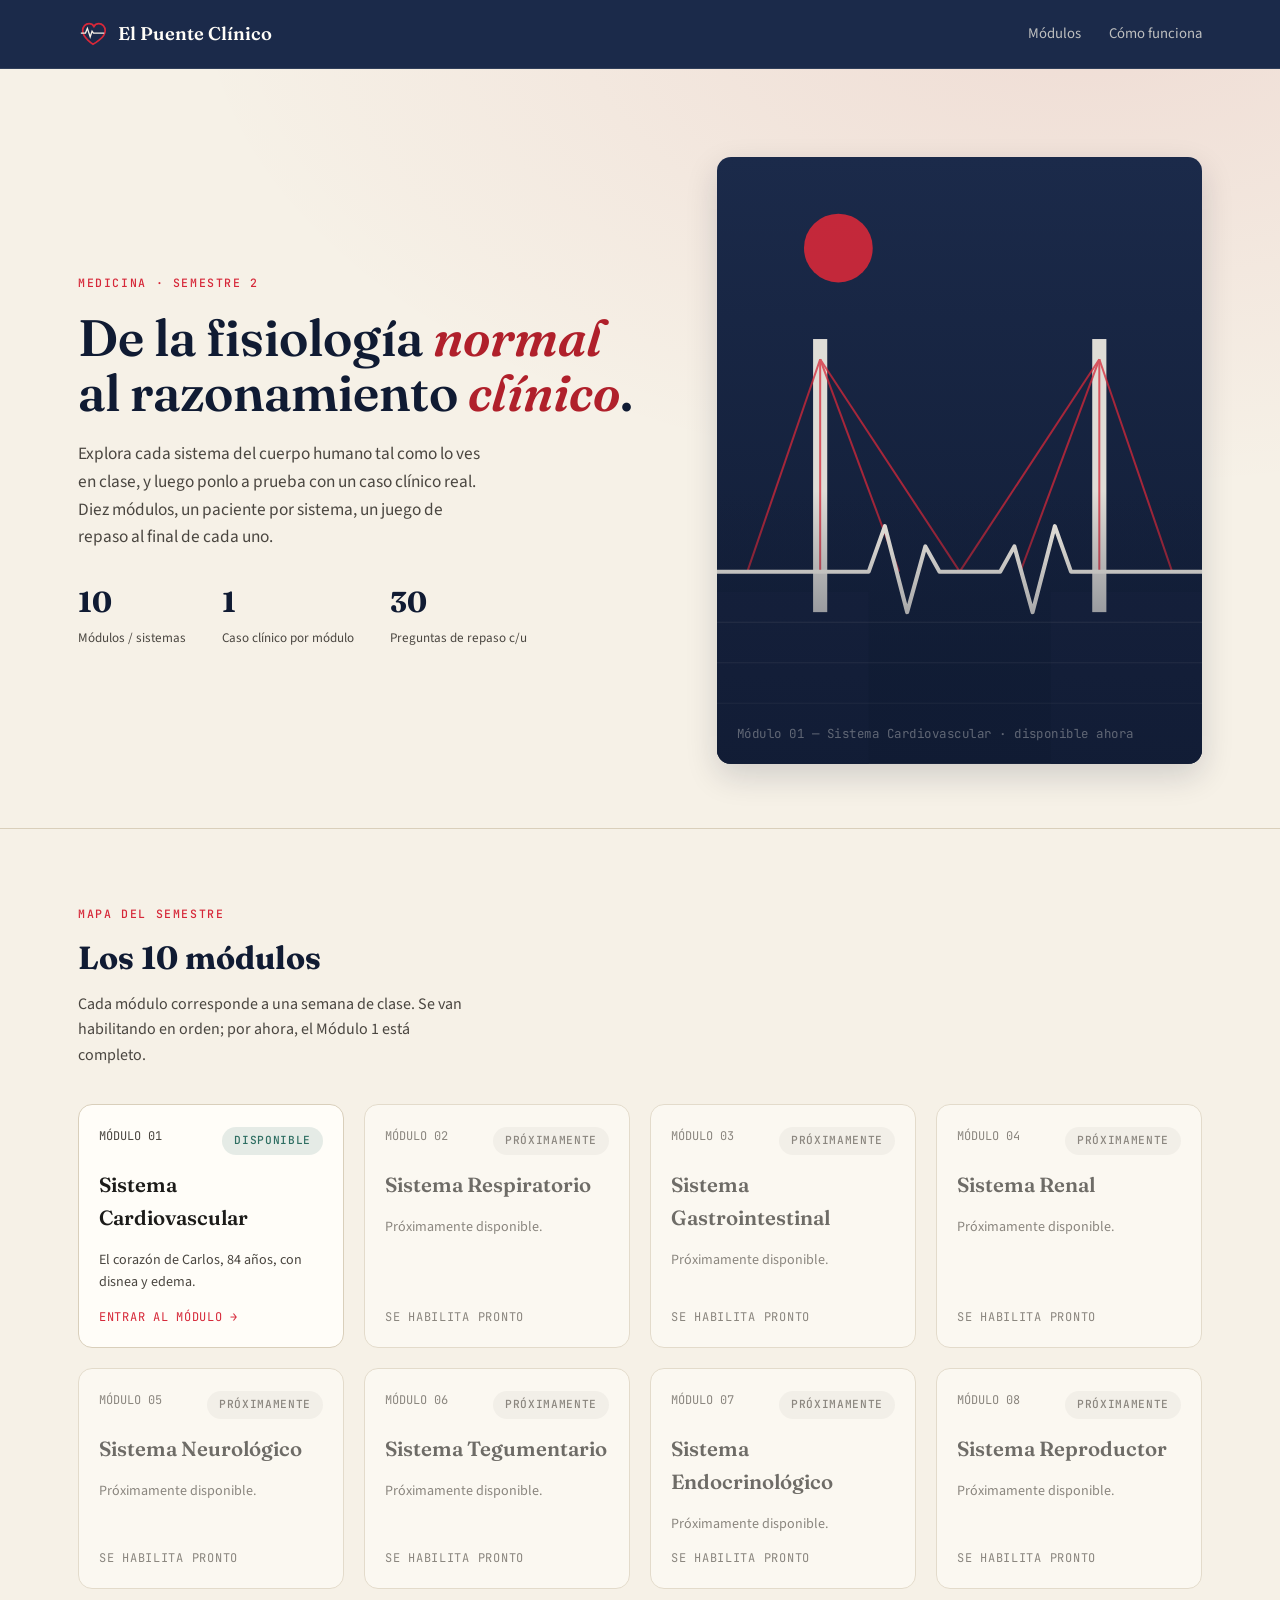
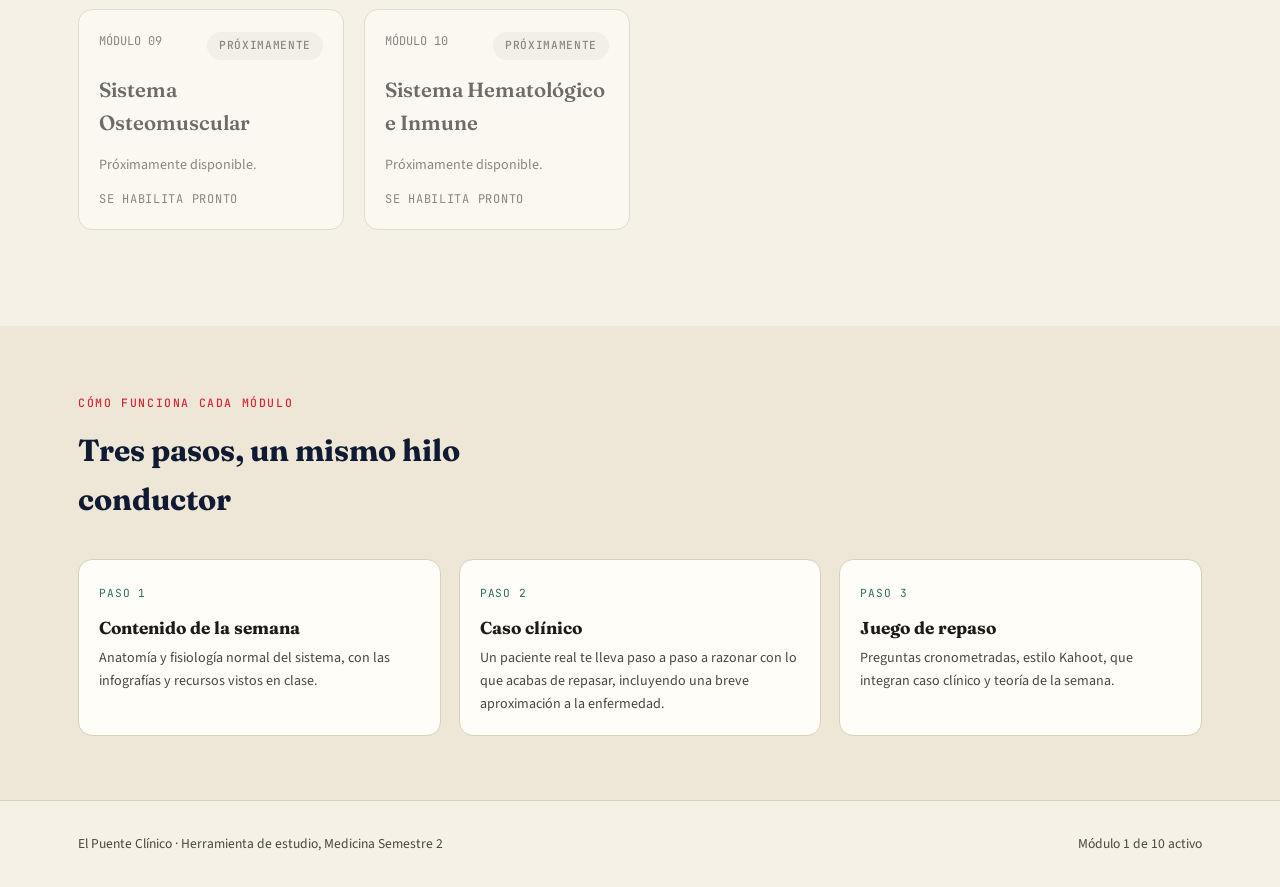
<file: index.html>
<!DOCTYPE html>
<html lang="es">
<head>
<meta charset="UTF-8">
<meta name="viewport" content="width=device-width, initial-scale=1.0">
<title>El Puente Clínico — Medicina Semestre 2</title>
<meta name="description" content="Herramienta interactiva para conectar los sistemas del cuerpo humano con casos clínicos reales.">
<link rel="stylesheet" href="assets/css/styles.css">
</head>
<body>

<header class="site-header">
  <div class="container">
    <a href="index.html" class="brand">
      <svg class="brand-mark" viewBox="0 0 32 32" fill="none">
        <path d="M16 27s-11-6.8-11-14.6C5 8 8 5 11.8 5c2.3 0 4.2 1.2 5.2 3 1-1.8 2.9-3 5.2-3C26 5 29 8 29 12.4 29 20.2 16 27 16 27z" stroke="#D62839" stroke-width="1.8"/>
        <path d="M3 15h5l2-5 3 9 2-6 1.5 2h11.5" stroke="#F6F1E7" stroke-width="1.4" fill="none"/>
      </svg>
      El Puente Clínico
    </a>
    <nav class="site-nav">
      <a href="#modulos">Módulos</a>
      <a href="#como-funciona">Cómo funciona</a>
    </nav>
  </div>
</header>

<section class="hero">
  <div class="container hero-grid">
    <div>
      <span class="eyebrow">Medicina · Semestre 2</span>
      <h1>De la fisiología <em>normal</em><br>al razonamiento <em>clínico</em>.</h1>
      <p>Explora cada sistema del cuerpo humano tal como lo ves en clase, y luego ponlo a prueba con un caso clínico real. Diez módulos, un paciente por sistema, un juego de repaso al final de cada uno.</p>
      <div class="hero-stats">
        <div class="hero-stat"><b>10</b><span>Módulos / sistemas</span></div>
        <div class="hero-stat"><b>1</b><span>Caso clínico por módulo</span></div>
        <div class="hero-stat"><b>30</b><span>Preguntas de repaso c/u</span></div>
      </div>
    </div>
    <div class="hero-visual hero-visual--svg">
      <svg viewBox="0 0 480 600" xmlns="http://www.w3.org/2000/svg" role="img" aria-label="Ilustración de un puente que conecta la teoría con la práctica clínica, con un trazo de electrocardiograma como tablero">
        <defs>
          <linearGradient id="sky" x1="0" y1="0" x2="0" y2="1">
            <stop offset="0%" stop-color="#1B2A4A"/>
            <stop offset="100%" stop-color="#101B33"/>
          </linearGradient>
        </defs>
        <rect width="480" height="600" fill="url(#sky)"/>

        <!-- riberas -->
        <rect x="0" y="430" width="150" height="170" fill="#16213D"/>
        <rect x="330" y="430" width="150" height="170" fill="#16213D"/>

        <!-- torres del puente -->
        <rect x="95" y="180" width="14" height="270" fill="#F6F1E7" opacity="0.9"/>
        <rect x="371" y="180" width="14" height="270" fill="#F6F1E7" opacity="0.9"/>

        <!-- cables -->
        <g stroke="#D62839" stroke-width="2" opacity="0.75">
          <line x1="102" y1="200" x2="30" y2="410"/>
          <line x1="102" y1="200" x2="102" y2="410"/>
          <line x1="102" y1="200" x2="180" y2="410"/>
          <line x1="102" y1="200" x2="240" y2="410"/>
          <line x1="378" y1="200" x2="450" y2="410"/>
          <line x1="378" y1="200" x2="378" y2="410"/>
          <line x1="378" y1="200" x2="300" y2="410"/>
          <line x1="378" y1="200" x2="240" y2="410"/>
        </g>

        <!-- tablero del puente = trazo de ECG -->
        <path d="M0 410 h150 l16-45 22 85 18-65 14 25 h60 l14-25 18 65 22-85 16 45 h150"
          fill="none" stroke="#F6F1E7" stroke-width="4" stroke-linecap="round" stroke-linejoin="round"/>

        <!-- reflejo en el agua -->
        <g stroke="#F6F1E7" stroke-width="1" opacity="0.12">
          <line x1="0" y1="460" x2="480" y2="460"/>
          <line x1="0" y1="500" x2="480" y2="500"/>
          <line x1="0" y1="540" x2="480" y2="540"/>
        </g>

        <circle cx="120" cy="90" r="34" fill="#D62839" opacity="0.9"/>
      </svg>
      <div class="hero-visual-caption">Módulo 01 — Sistema Cardiovascular · disponible ahora</div>
    </div>
  </div>
</section>

<section class="modules-section" id="modulos">
  <div class="container">
    <div class="section-head">
      <div>
        <span class="eyebrow">Mapa del semestre</span>
        <h2>Los 10 módulos</h2>
        <p>Cada módulo corresponde a una semana de clase. Se van habilitando en orden; por ahora, el Módulo 1 está completo.</p>
      </div>
    </div>

    <div class="module-grid" id="module-grid"></div>
  </div>
</section>

<section id="como-funciona" class="mod-section" style="border-bottom:none;">
  <div class="container">
    <div class="mod-section-head">
      <span class="eyebrow">Cómo funciona cada módulo</span>
      <h2>Tres pasos, un mismo hilo conductor</h2>
    </div>
    <div class="concept-row">
      <div class="concept-card">
        <span class="k">Paso 1</span>
        <h4>Contenido de la semana</h4>
        <p>Anatomía y fisiología normal del sistema, con las infografías y recursos vistos en clase.</p>
      </div>
      <div class="concept-card">
        <span class="k">Paso 2</span>
        <h4>Caso clínico</h4>
        <p>Un paciente real te lleva paso a paso a razonar con lo que acabas de repasar, incluyendo una breve aproximación a la enfermedad.</p>
      </div>
      <div class="concept-card">
        <span class="k">Paso 3</span>
        <h4>Juego de repaso</h4>
        <p>Preguntas cronometradas, estilo Kahoot, que integran caso clínico y teoría de la semana.</p>
      </div>
    </div>
  </div>
</section>

<footer class="site-footer">
  <div class="container">
    <span>El Puente Clínico · Herramienta de estudio, Medicina Semestre 2</span>
    <span>Módulo 1 de 10 activo</span>
  </div>
</footer>

<script>
const SYSTEMS = [
  { n: 1, name: "Sistema Cardiovascular", desc: "El corazón de Carlos, 84 años, con disnea y edema.", href: "modulo1.html", live: true },
  { n: 2, name: "Sistema Respiratorio", desc: "Próximamente disponible.", live: false },
  { n: 3, name: "Sistema Gastrointestinal", desc: "Próximamente disponible.", live: false },
  { n: 4, name: "Sistema Renal", desc: "Próximamente disponible.", live: false },
  { n: 5, name: "Sistema Neurológico", desc: "Próximamente disponible.", live: false },
  { n: 6, name: "Sistema Tegumentario", desc: "Próximamente disponible.", live: false },
  { n: 7, name: "Sistema Endocrinológico", desc: "Próximamente disponible.", live: false },
  { n: 8, name: "Sistema Reproductor", desc: "Próximamente disponible.", live: false },
  { n: 9, name: "Sistema Osteomuscular", desc: "Próximamente disponible.", live: false },
  { n: 10, name: "Sistema Hematológico e Inmune", desc: "Próximamente disponible.", live: false },
];

const grid = document.getElementById('module-grid');
grid.innerHTML = SYSTEMS.map(s => `
  <a href="${s.live ? s.href : '#'}" class="module-card ${s.live ? 'is-live' : 'is-soon'}" ${s.live ? '' : 'onclick="return false;" aria-disabled="true"'}>
    <div class="module-card-top">
      <span class="module-index">MÓDULO ${String(s.n).padStart(2,'0')}</span>
      <span class="pill ${s.live ? 'pill--live' : 'pill--soon'}">${s.live ? 'Disponible' : 'Próximamente'}</span>
    </div>
    <h3>${s.name}</h3>
    <p>${s.desc}</p>
    <span class="module-card-cta">${s.live ? 'Entrar al módulo →' : 'Se habilita pronto'}</span>
  </a>
`).join('');
</script>

</body>
</html>
</file>
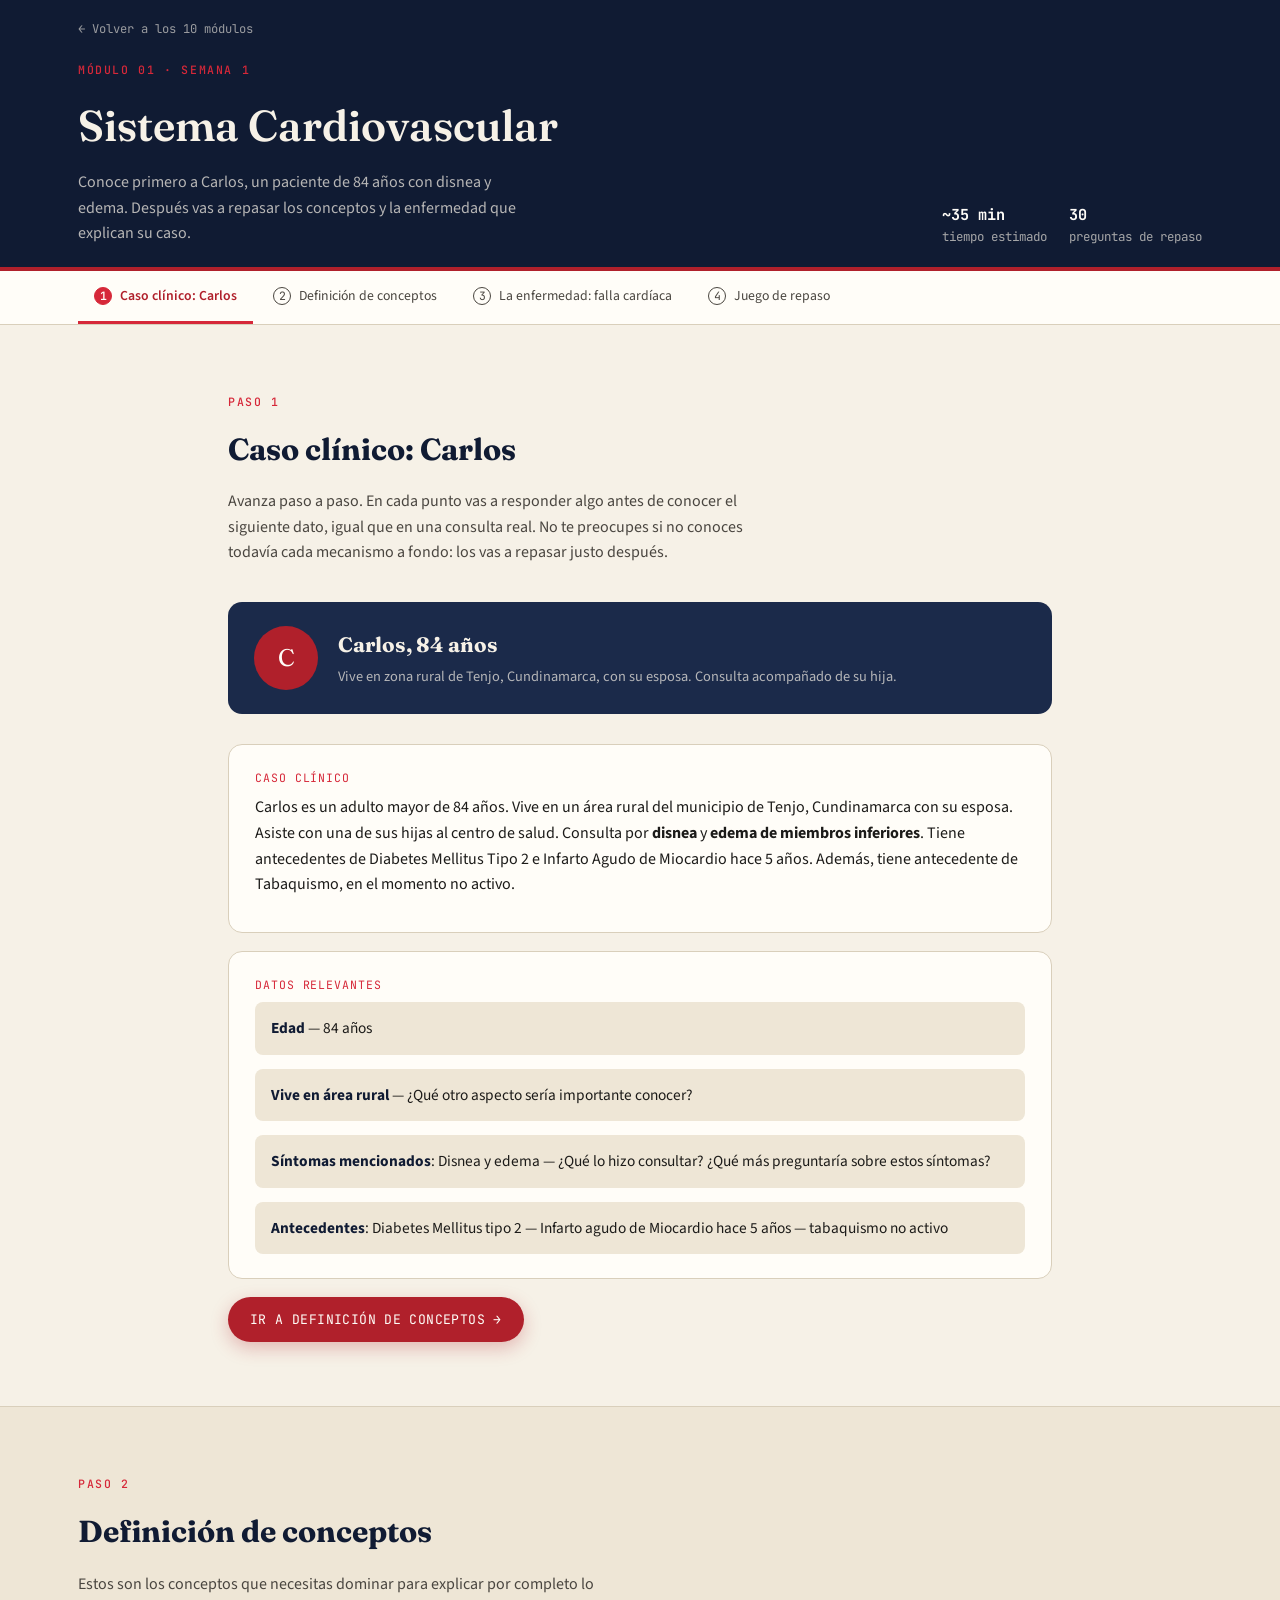
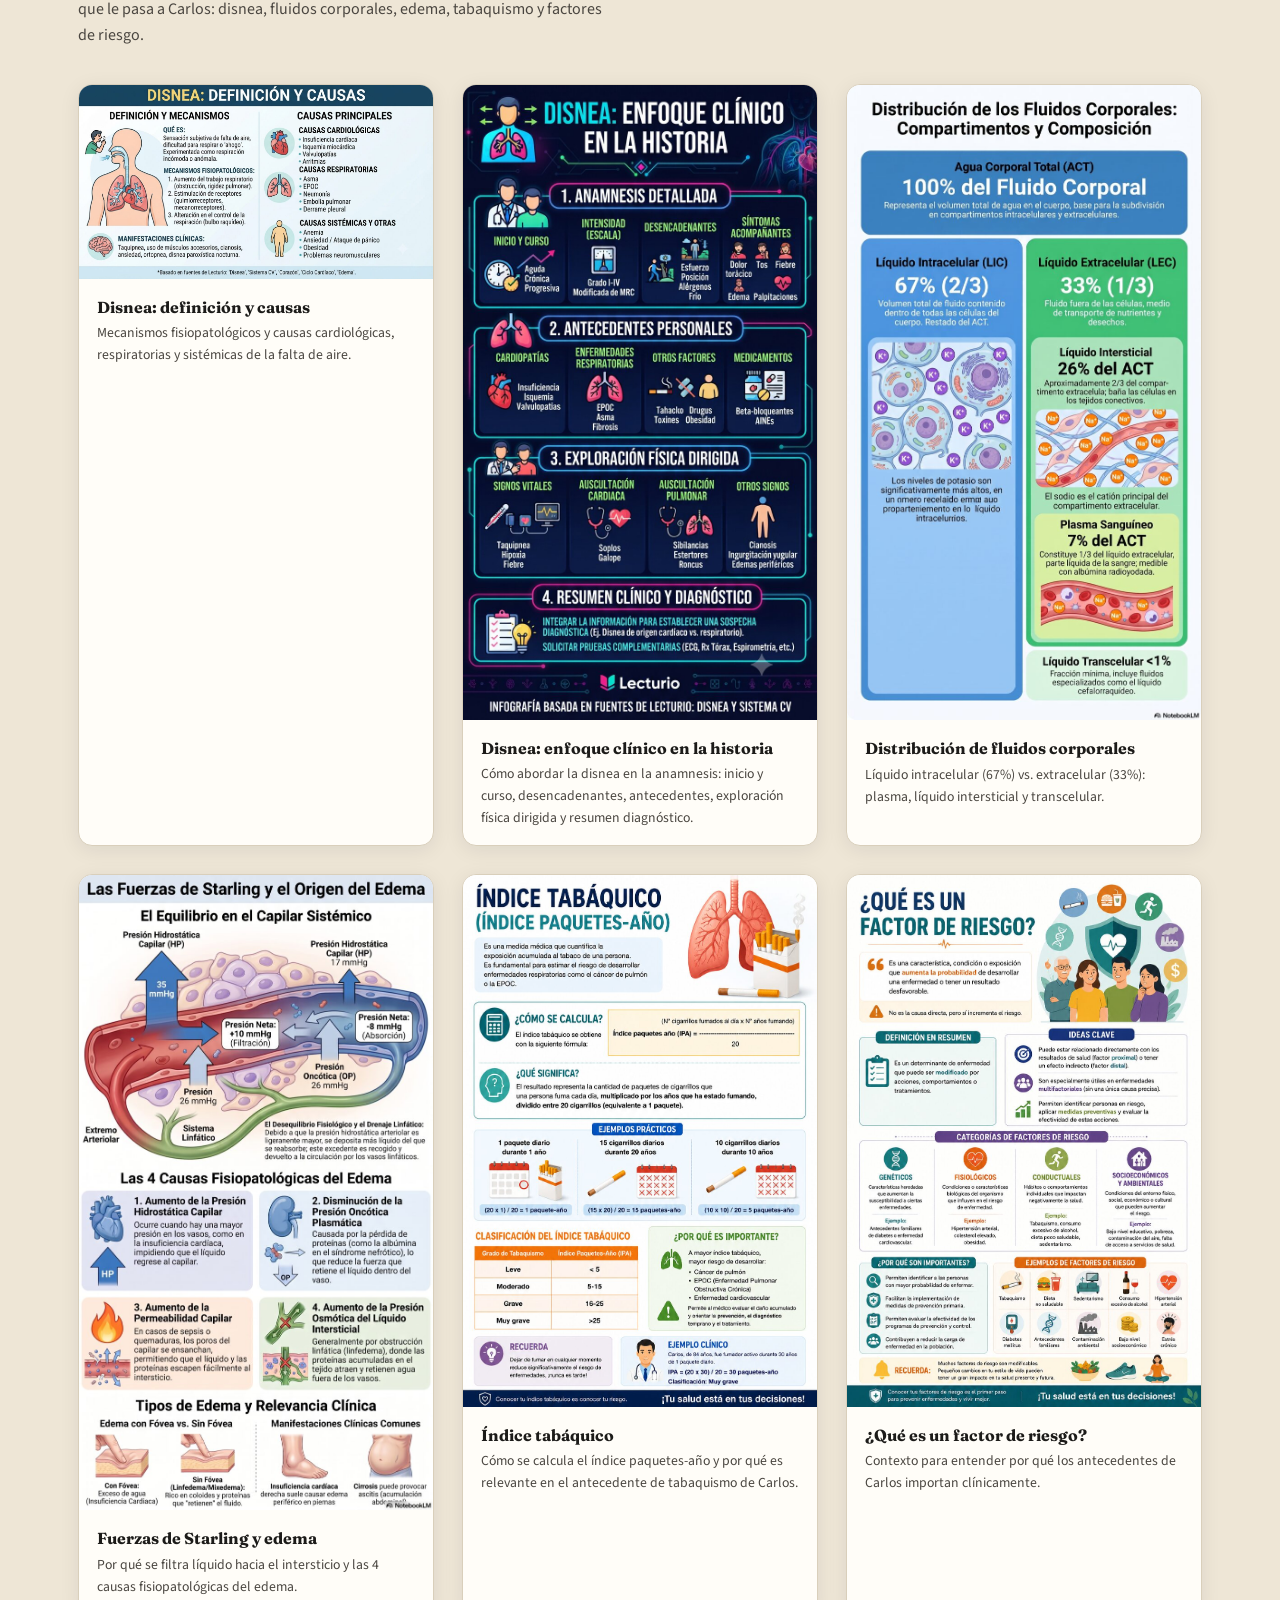
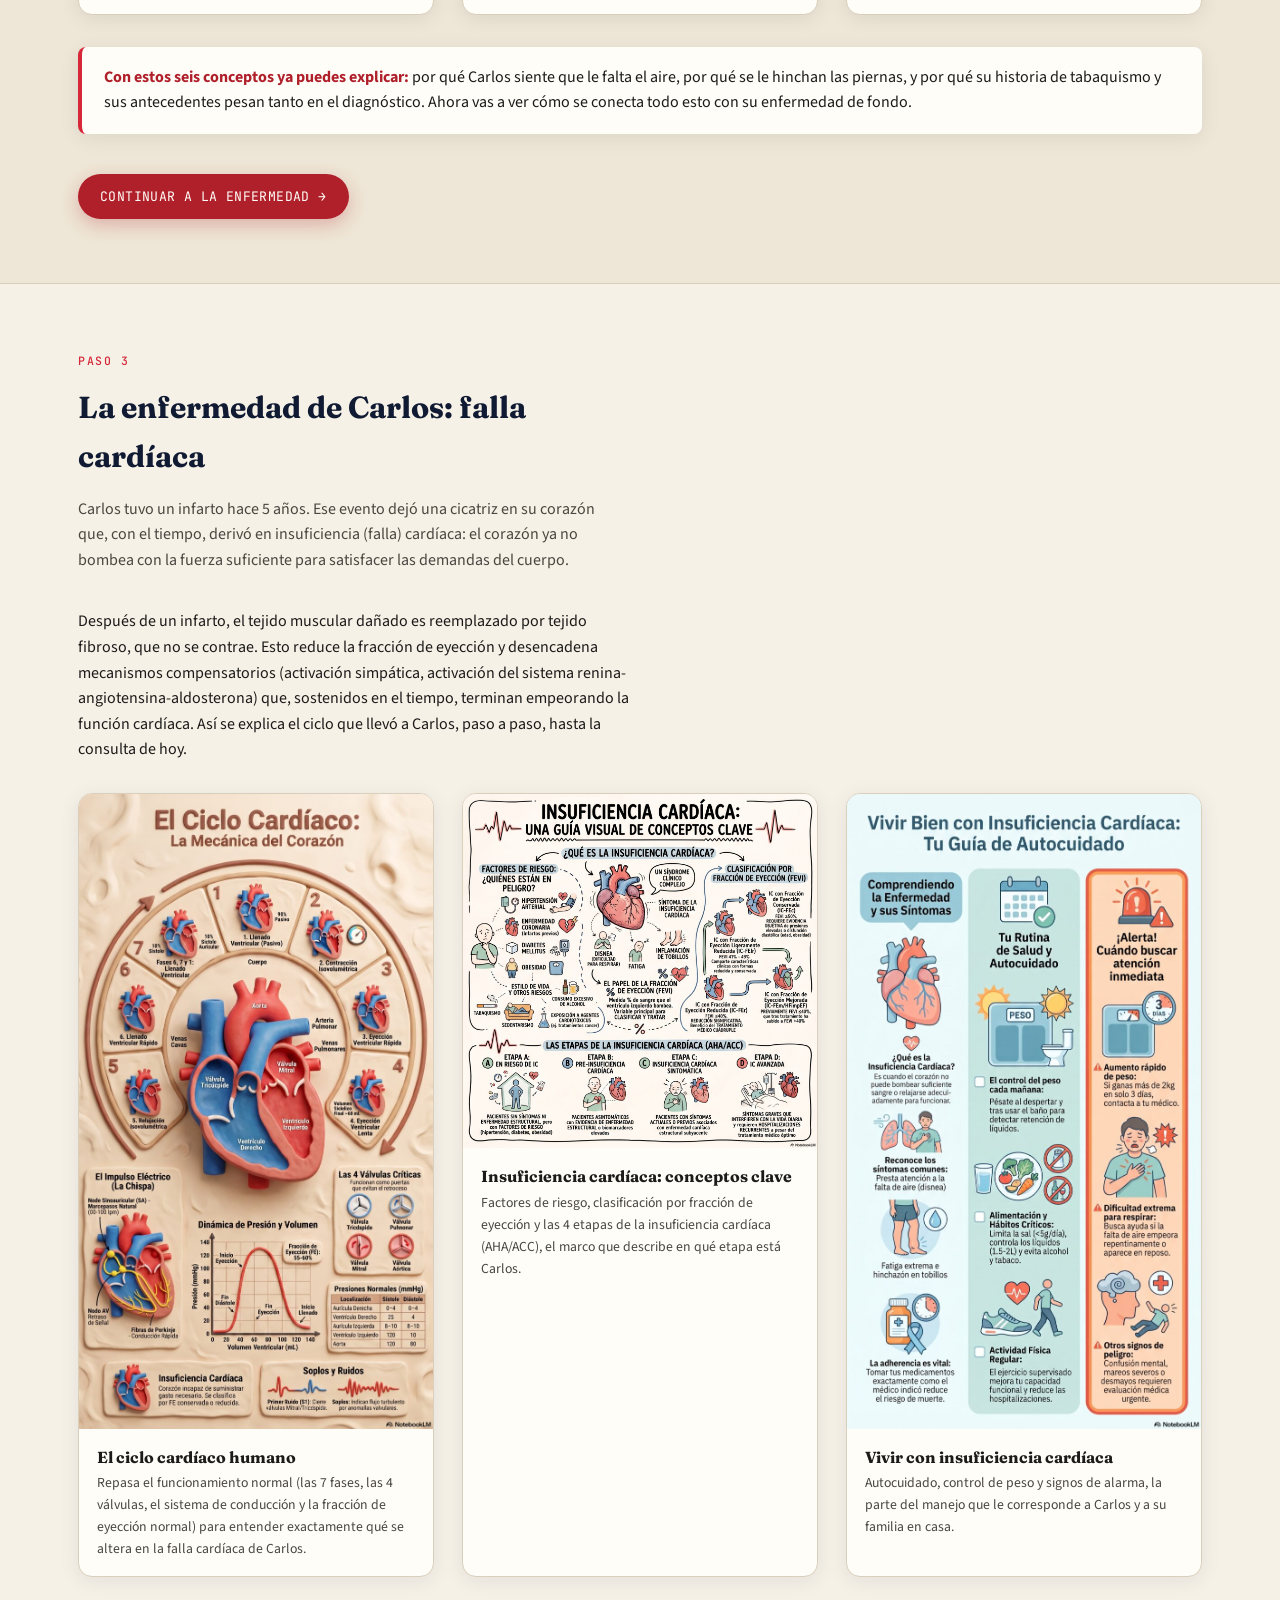
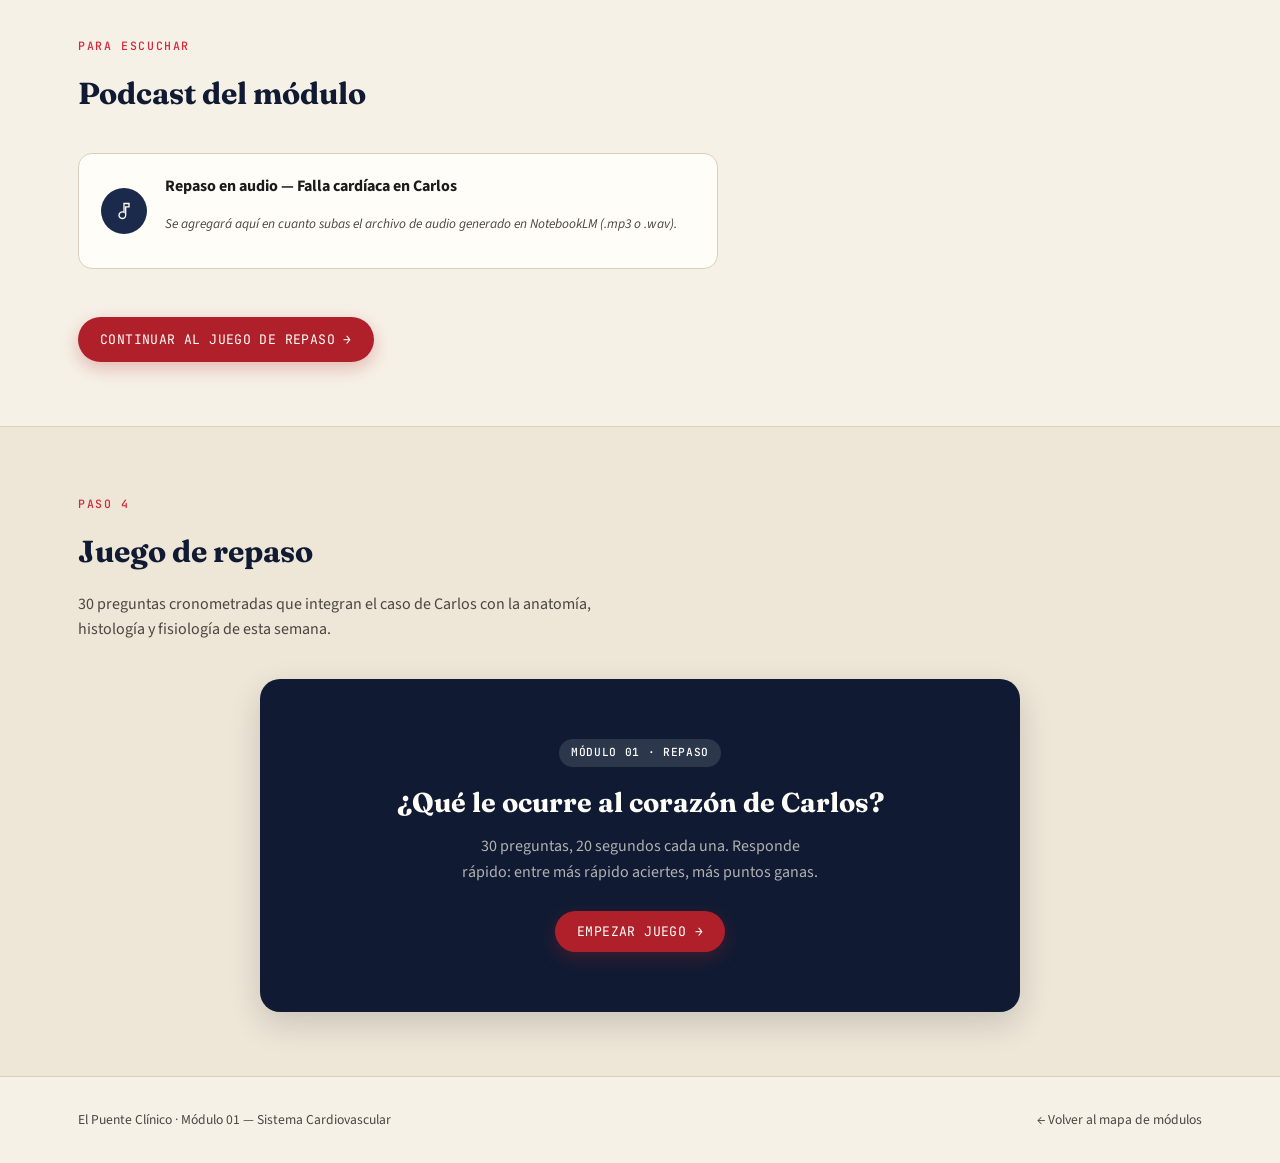
<file: modulo1.html>
<!DOCTYPE html>
<html lang="es">
<head>
<meta charset="UTF-8">
<meta name="viewport" content="width=device-width, initial-scale=1.0">
<title>Módulo 1 · Sistema Cardiovascular — El Puente Clínico</title>
<link rel="stylesheet" href="assets/css/styles.css">
</head>
<body>

<header class="module-header">
  <div class="container">
    <a href="index.html" class="breadcrumb">← Volver a los 10 módulos</a>
    <div class="module-hero">
      <div>
        <span class="eyebrow">Módulo 01 · Semana 1</span>
        <h1>Sistema Cardiovascular</h1>
        <p>Conoce primero a Carlos, un paciente de 84 años con disnea y edema. Después vas a repasar los conceptos y la enfermedad que explican su caso.</p>
      </div>
      <div class="module-meta">
        <div><b>~35 min</b>tiempo estimado</div>
        <div><b>30</b>preguntas de repaso</div>
      </div>
    </div>
  </div>
</header>

<nav class="progress-rail">
  <div class="container">
    <a href="#caso" class="progress-step" data-step><span class="num">1</span> Caso clínico: Carlos</a>
    <a href="#conceptos" class="progress-step" data-step><span class="num">2</span> Definición de conceptos</a>
    <a href="#enfermedad" class="progress-step" data-step><span class="num">3</span> La enfermedad: falla cardíaca</a>
    <a href="#juego" class="progress-step" data-step><span class="num">4</span> Juego de repaso</a>
  </div>
</nav>

<!-- ============ 1. CASO CLÍNICO ============ -->
<section class="mod-section" id="caso">
  <div class="container case-wrap">
    <div class="mod-section-head">
      <span class="eyebrow">Paso 1</span>
      <h2>Caso clínico: Carlos</h2>
      <p>Avanza paso a paso. En cada punto vas a responder algo antes de conocer el siguiente dato, igual que en una consulta real. No te preocupes si no conoces todavía cada mecanismo a fondo: los vas a repasar justo después.</p>
    </div>

    <div class="case-patient">
      <div class="case-avatar">C</div>
      <div>
        <h3>Carlos, 84 años</h3>
        <p>Vive en zona rural de Tenjo, Cundinamarca, con su esposa. Consulta acompañado de su hija.</p>
      </div>
    </div>

    <div class="case-step">
      <span class="step-label">Caso clínico</span>
      <p>Carlos es un adulto mayor de 84 años. Vive en un área rural del municipio de Tenjo, Cundinamarca con su esposa. Asiste con una de sus hijas al centro de salud. Consulta por <b>disnea</b> y <b>edema de miembros inferiores</b>. Tiene antecedentes de Diabetes Mellitus Tipo 2 e Infarto Agudo de Miocardio hace 5 años. Además, tiene antecedente de Tabaquismo, en el momento no activo.</p>
    </div>

    <div class="case-step">
      <span class="step-label">Datos relevantes</span>
      <ul class="case-data-list">
        <li><b>Edad</b> — 84 años</li>
        <li><b>Vive en área rural</b> — ¿Qué otro aspecto sería importante conocer?</li>
        <li><b>Síntomas mencionados</b>: Disnea y edema — ¿Qué lo hizo consultar? ¿Qué más preguntaría sobre estos síntomas?</li>
        <li><b>Antecedentes</b>: Diabetes Mellitus tipo 2 — Infarto agudo de Miocardio hace 5 años — tabaquismo no activo</li>
      </ul>
    </div>

    <div style="margin-top:12px;">
      <a href="#conceptos" class="btn btn-primary">Ir a Definición de conceptos →</a>
    </div>
  </div>
</section>

<!-- ============ 2. DEFINICIÓN DE CONCEPTOS ============ -->
<section class="mod-section" id="conceptos">
  <div class="container">
    <div class="mod-section-head">
      <span class="eyebrow">Paso 2</span>
      <h2>Definición de conceptos</h2>
      <p>Estos son los conceptos que necesitas dominar para explicar por completo lo que le pasa a Carlos: disnea, fluidos corporales, edema, tabaquismo y factores de riesgo.</p>
    </div>

    <div class="figure-grid">
      <figure class="card-fig">
        <img src="assets/img/disnea.jpg" alt="Infografía de definición y causas de la disnea">
        <figcaption><b>Disnea: definición y causas</b>Mecanismos fisiopatológicos y causas cardiológicas, respiratorias y sistémicas de la falta de aire.</figcaption>
      </figure>
      <figure class="card-fig">
        <img src="assets/img/disnea-historia-clinica.jpg" alt="Infografía de disnea: enfoque clínico en la historia, anamnesis, antecedentes, exploración física y diagnóstico">
        <figcaption><b>Disnea: enfoque clínico en la historia</b>Cómo abordar la disnea en la anamnesis: inicio y curso, desencadenantes, antecedentes, exploración física dirigida y resumen diagnóstico.</figcaption>
      </figure>
      <figure class="card-fig">
        <img src="assets/img/fluidos-corporales.jpg" alt="Infografía de distribución de fluidos corporales: líquido intracelular y extracelular">
        <figcaption><b>Distribución de fluidos corporales</b>Líquido intracelular (67%) vs. extracelular (33%): plasma, líquido intersticial y transcelular.</figcaption>
      </figure>
      <figure class="card-fig">
        <img src="assets/img/starling-edema.jpg" alt="Infografía de las fuerzas de Starling y el origen del edema">
        <figcaption><b>Fuerzas de Starling y edema</b>Por qué se filtra líquido hacia el intersticio y las 4 causas fisiopatológicas del edema.</figcaption>
      </figure>
      <figure class="card-fig">
        <img src="assets/img/indice-tabaquismo.jpg" alt="Infografía del índice tabáquico (índice paquetes-año)">
        <figcaption><b>Índice tabáquico</b>Cómo se calcula el índice paquetes-año y por qué es relevante en el antecedente de tabaquismo de Carlos.</figcaption>
      </figure>
      <figure class="card-fig">
        <img src="assets/img/factor-riesgo.jpg" alt="Infografía sobre qué es un factor de riesgo">
        <figcaption><b>¿Qué es un factor de riesgo?</b>Contexto para entender por qué los antecedentes de Carlos importan clínicamente.</figcaption>
      </figure>
    </div>

    <div class="callout" style="margin-top:32px;">
      <b>Con estos seis conceptos ya puedes explicar:</b> por qué Carlos siente que le falta el aire, por qué se le hinchan las piernas, y por qué su historia de tabaquismo y sus antecedentes pesan tanto en el diagnóstico. Ahora vas a ver cómo se conecta todo esto con su enfermedad de fondo.
    </div>

    <div style="margin-top:40px;">
      <a href="#enfermedad" class="btn btn-primary">Continuar a la enfermedad →</a>
    </div>
  </div>
</section>

<!-- ============ 3. LA ENFERMEDAD: FALLA CARDÍACA ============ -->
<section class="mod-section" id="enfermedad">
  <div class="container">
    <div class="mod-section-head">
      <span class="eyebrow">Paso 3</span>
      <h2>La enfermedad de Carlos: falla cardíaca</h2>
      <p>Carlos tuvo un infarto hace 5 años. Ese evento dejó una cicatriz en su corazón que, con el tiempo, derivó en insuficiencia (falla) cardíaca: el corazón ya no bombea con la fuerza suficiente para satisfacer las demandas del cuerpo.</p>
    </div>

    <p style="max-width:70ch; margin-bottom:30px;">Después de un infarto, el tejido muscular dañado es reemplazado por tejido fibroso, que no se contrae. Esto reduce la fracción de eyección y desencadena mecanismos compensatorios (activación simpática, activación del sistema renina-angiotensina-aldosterona) que, sostenidos en el tiempo, terminan empeorando la función cardíaca. Así se explica el ciclo que llevó a Carlos, paso a paso, hasta la consulta de hoy.</p>

    <div class="figure-grid">
      <figure class="card-fig">
        <img src="assets/img/ciclo-cardiaco.jpg" alt="Infografía del ciclo cardíaco humano: fases, válvulas, presiones y sistema de conducción eléctrica">
        <figcaption><b>El ciclo cardíaco humano</b>Repasa el funcionamiento normal (las 7 fases, las 4 válvulas, el sistema de conducción y la fracción de eyección normal) para entender exactamente qué se altera en la falla cardíaca de Carlos.</figcaption>
      </figure>
      <figure class="card-fig">
        <img src="assets/img/guia-ic.jpg" alt="Guía visual de conceptos clave de insuficiencia cardíaca">
        <figcaption><b>Insuficiencia cardíaca: conceptos clave</b>Factores de riesgo, clasificación por fracción de eyección y las 4 etapas de la insuficiencia cardíaca (AHA/ACC), el marco que describe en qué etapa está Carlos.</figcaption>
      </figure>
      <figure class="card-fig">
        <img src="assets/img/autocuidado-ic.jpg" alt="Guía de autocuidado para pacientes con insuficiencia cardíaca">
        <figcaption><b>Vivir con insuficiencia cardíaca</b>Autocuidado, control de peso y signos de alarma, la parte del manejo que le corresponde a Carlos y a su familia en casa.</figcaption>
      </figure>
    </div>

    <div class="mod-section-head" style="margin-top:56px;">
      <span class="eyebrow">Para escuchar</span>
      <h2>Podcast del módulo</h2>
    </div>
    <div class="audio-card">
      <div class="icon">
        <svg width="20" height="20" viewBox="0 0 24 24" fill="none"><path d="M12 3v10.55a4 4 0 1 0 2 3.45V7h4V3h-6z" stroke="currentColor" stroke-width="1.6"/></svg>
      </div>
      <div style="flex:1;">
        <b>Repaso en audio — Falla cardíaca en Carlos</b>
        <p class="placeholder-note">Se agregará aquí en cuanto subas el archivo de audio generado en NotebookLM (.mp3 o .wav).</p>
      </div>
    </div>

    <div style="margin-top:48px;">
      <a href="#juego" class="btn btn-primary">Continuar al juego de repaso →</a>
    </div>
  </div>
</section>

<!-- ============ 4. JUEGO ============ -->
<section class="mod-section" id="juego" style="border-bottom:none;">
  <div class="container">
    <div class="mod-section-head">
      <span class="eyebrow">Paso 4</span>
      <h2>Juego de repaso</h2>
      <p>30 preguntas cronometradas que integran el caso de Carlos con la anatomía, histología y fisiología de esta semana.</p>
    </div>

    <div class="game-shell" id="game-shell"></div>
  </div>
</section>

<footer class="site-footer">
  <div class="container">
    <span>El Puente Clínico · Módulo 01 — Sistema Cardiovascular</span>
    <a href="index.html" style="text-decoration:none;">← Volver al mapa de módulos</a>
  </div>
</footer>

<script src="assets/js/game-data.js"></script>
<script src="assets/js/module.js"></script>

<script>
// Highlight active step in progress rail on scroll
const steps = document.querySelectorAll('.progress-step');
const sections = [...steps].map(s => document.querySelector(s.getAttribute('href')));
function onScroll(){
  let idx = 0;
  sections.forEach((sec, i) => {
    if (sec && sec.getBoundingClientRect().top < 160) idx = i;
  });
  steps.forEach((s,i) => s.classList.toggle('is-active', i === idx));
}
document.addEventListener('scroll', onScroll);
onScroll();
</script>

</body>
</html>
</file>
<file: assets/css/styles.css>
/* ============================================
   CORRELACIÓN CLÍNICA — Sistema de diseño
   ============================================ */

@import url('https://fonts.googleapis.com/css2?family=Fraunces:opsz,wght@9..144,400;9..144,500;9..144,600;9..144,700&family=Source+Sans+3:wght@400;500;600;700&family=JetBrains+Mono:wght@500&display=swap');

:root{
  /* Paleta */
  --navy-deep:      #101B33;
  --navy:           #1B2A4A;
  --navy-soft:      #2C3E63;
  --crimson:        #B0202B;
  --crimson-bright: #D62839;
  --parchment:      #F6F1E7;
  --parchment-dim:  #EEE6D6;
  --teal:           #2E6E62;
  --ink:            #1C1B19;
  --ink-soft:       #4A4640;
  --line:           #D9CFBB;
  --white:          #FFFDF8;

  --font-display: 'Fraunces', Georgia, serif;
  --font-body: 'Source Sans 3', -apple-system, sans-serif;
  --font-mono: 'JetBrains Mono', monospace;

  --radius: 14px;
  --shadow-soft: 0 4px 20px rgba(16, 27, 51, 0.08);
  --shadow-lift: 0 12px 32px rgba(16, 27, 51, 0.16);
}

*{ box-sizing: border-box; }
html{ scroll-behavior: smooth; }

@media (prefers-reduced-motion: reduce){
  html{ scroll-behavior: auto; }
  *{ animation-duration: 0.001ms !important; animation-iteration-count: 1 !important; transition-duration: 0.001ms !important; }
}

body{
  margin:0;
  font-family: var(--font-body);
  background: var(--parchment);
  color: var(--ink);
  line-height: 1.6;
  -webkit-font-smoothing: antialiased;
}

a{ color: inherit; }
img{ max-width: 100%; display:block; }

:focus-visible{
  outline: 3px solid var(--crimson-bright);
  outline-offset: 2px;
}

/* ---------- Utility ---------- */
.container{
  max-width: 1180px;
  margin: 0 auto;
  padding: 0 28px;
}
.eyebrow{
  font-family: var(--font-mono);
  font-size: 0.72rem;
  letter-spacing: 0.14em;
  text-transform: uppercase;
  color: var(--crimson-bright);
  font-weight: 500;
}
.pill{
  display:inline-flex;
  align-items:center;
  gap:6px;
  padding: 5px 12px;
  border-radius: 999px;
  font-family: var(--font-mono);
  font-size: 0.7rem;
  letter-spacing: 0.06em;
  text-transform: uppercase;
  font-weight: 500;
}
.pill--live{ background: rgba(46, 110, 98, 0.12); color: var(--teal); }
.pill--soon{ background: rgba(28,27,25,0.06); color: var(--ink-soft); }

/* ---------- ECG signature rule ---------- */
.ecg-rule{
  width: 100%;
  height: 34px;
  display:block;
  margin: 0 auto;
}
.ecg-rule path{
  fill:none;
  stroke: var(--crimson-bright);
  stroke-width: 2;
  stroke-linecap: round;
  stroke-linejoin: round;
}
.ecg-rule.animated path{
  stroke-dasharray: 1400;
  stroke-dashoffset: 1400;
  animation: draw-ecg 2.6s ease-out forwards;
}
@keyframes draw-ecg{
  to{ stroke-dashoffset: 0; }
}

/* ============================================
   HOME — index.html
   ============================================ */

.site-header{
  position: sticky;
  top: 0;
  z-index: 40;
  background: var(--navy);
  color: var(--parchment);
  border-bottom: 1px solid rgba(246,241,231,0.1);
}
.site-header .container{
  display:flex;
  align-items:center;
  justify-content: space-between;
  height: 68px;
}
.brand{
  display:flex;
  align-items:center;
  gap: 10px;
  font-family: var(--font-display);
  font-weight: 600;
  font-size: 1.15rem;
  text-decoration:none;
  color: var(--white);
}
.brand-mark{
  width: 30px; height: 30px;
  flex-shrink:0;
}
.site-nav{
  display:flex;
  gap: 28px;
  font-size: 0.92rem;
}
.site-nav a{
  text-decoration:none;
  color: rgba(246,241,231,0.75);
  transition: color .15s ease;
}
.site-nav a:hover{ color: var(--white); }

.hero{
  padding: 88px 0 64px;
  background:
    radial-gradient(ellipse 900px 500px at 85% -10%, rgba(176,32,43,0.10), transparent),
    var(--parchment);
  border-bottom: 1px solid var(--line);
}
.hero-grid{
  display:grid;
  grid-template-columns: 1.2fr 1fr;
  gap: 56px;
  align-items:center;
}
.hero h1{
  font-family: var(--font-display);
  font-size: clamp(2.2rem, 4vw, 3.4rem);
  font-weight: 600;
  line-height: 1.08;
  margin: 14px 0 20px;
  color: var(--navy-deep);
}
.hero h1 em{
  font-style: italic;
  color: var(--crimson);
}
.hero p{
  font-size: 1.08rem;
  color: var(--ink-soft);
  max-width: 46ch;
  margin: 0 0 28px;
}
.hero-stats{
  display:flex;
  gap: 36px;
  margin-top: 8px;
}
.hero-stat b{
  display:block;
  font-family: var(--font-display);
  font-size: 1.8rem;
  color: var(--navy-deep);
}
.hero-stat span{
  font-size: 0.82rem;
  color: var(--ink-soft);
}
.hero-visual{
  position: relative;
  border-radius: var(--radius);
  overflow:hidden;
  box-shadow: var(--shadow-lift);
  aspect-ratio: 4/5;
}
.hero-visual img,
.hero-visual svg{
  width:100%; height:100%; object-fit: cover; display:block;
}
.hero-visual::after{
  content:"";
  position:absolute; inset:0;
  background: linear-gradient(180deg, transparent 55%, rgba(16,27,51,0.75));
}
.hero-visual-caption{
  position:absolute; left:0; right:0; bottom:0;
  padding: 20px;
  color: var(--white);
  font-family: var(--font-mono);
  font-size: 0.78rem;
  letter-spacing: 0.04em;
}

/* Module grid */
.modules-section{ padding: 72px 0 96px; }
.section-head{
  display:flex;
  justify-content: space-between;
  align-items: flex-end;
  margin-bottom: 36px;
  gap: 20px;
  flex-wrap: wrap;
}
.section-head h2{
  font-family: var(--font-display);
  font-size: 2rem;
  margin: 6px 0 0;
  color: var(--navy-deep);
}
.section-head p{
  color: var(--ink-soft);
  max-width: 50ch;
  margin: 8px 0 0;
}

.module-grid{
  display:grid;
  grid-template-columns: repeat(auto-fill, minmax(260px, 1fr));
  gap: 20px;
}
.module-card{
  position:relative;
  background: var(--white);
  border: 1px solid var(--line);
  border-radius: var(--radius);
  padding: 22px 20px 20px;
  text-decoration:none;
  color: var(--ink);
  transition: transform .18s ease, box-shadow .18s ease, border-color .18s ease;
  display:flex;
  flex-direction: column;
  gap: 14px;
  min-height: 168px;
}
.module-card.is-live:hover{
  transform: translateY(-4px);
  box-shadow: var(--shadow-lift);
  border-color: var(--crimson-bright);
}
.module-card.is-soon{
  cursor: default;
  opacity: 0.62;
}
.module-card-top{
  display:flex;
  align-items:flex-start;
  justify-content: space-between;
}
.module-index{
  font-family: var(--font-mono);
  font-size: 0.75rem;
  color: var(--ink-soft);
}
.module-card h3{
  font-family: var(--font-display);
  font-size: 1.28rem;
  margin: 0;
  font-weight: 600;
}
.module-card p{
  font-size: 0.88rem;
  color: var(--ink-soft);
  margin:0;
  flex-grow:1;
}
.module-card-cta{
  font-family: var(--font-mono);
  font-size: 0.75rem;
  text-transform: uppercase;
  letter-spacing: 0.06em;
  color: var(--crimson-bright);
  display:flex;
  align-items:center;
  gap: 6px;
}
.module-card.is-soon .module-card-cta{ color: var(--ink-soft); }

.site-footer{
  border-top: 1px solid var(--line);
  padding: 32px 0;
  color: var(--ink-soft);
  font-size: 0.85rem;
}
.site-footer .container{
  display:flex;
  justify-content: space-between;
  flex-wrap: wrap;
  gap: 12px;
}

/* ============================================
   MÓDULO — modulo1.html
   ============================================ */

.module-header{
  background: var(--navy-deep);
  color: var(--parchment);
  padding: 0;
  border-bottom: 4px solid var(--crimson);
}
.module-header .container{
  padding-top: 20px;
  padding-bottom: 20px;
}
.breadcrumb{
  display:flex;
  align-items:center;
  gap:8px;
  font-family: var(--font-mono);
  font-size: 0.76rem;
  color: rgba(246,241,231,0.6);
  text-decoration:none;
  margin-bottom: 18px;
}
.breadcrumb:hover{ color: var(--white); }

.module-hero{
  display:grid;
  grid-template-columns: 1fr auto;
  gap: 24px;
  align-items:end;
}
.module-hero h1{
  font-family: var(--font-display);
  font-size: clamp(1.9rem, 3.4vw, 2.7rem);
  margin: 8px 0 10px;
  font-weight: 600;
}
.module-hero .eyebrow{ color: var(--crimson-bright); }
.module-hero p{
  color: rgba(246,241,231,0.72);
  max-width: 58ch;
  margin:0;
}
.module-meta{
  display:flex;
  gap: 22px;
  font-family: var(--font-mono);
  font-size: 0.78rem;
  color: rgba(246,241,231,0.65);
  white-space: nowrap;
}
.module-meta div b{
  display:block;
  color: var(--white);
  font-size: 0.95rem;
}

/* Tabs / progress rail */
.progress-rail{
  position: sticky;
  top: 68px;
  z-index: 30;
  background: var(--white);
  border-bottom: 1px solid var(--line);
}
.progress-rail .container{
  display:flex;
  gap: 4px;
  overflow-x:auto;
  padding-top:0; padding-bottom:0;
}
.progress-step{
  flex-shrink:0;
  display:flex;
  align-items:center;
  gap:8px;
  padding: 14px 16px;
  font-size: 0.86rem;
  text-decoration:none;
  color: var(--ink-soft);
  border-bottom: 3px solid transparent;
  transition: color .15s ease, border-color .15s ease;
}
.progress-step .num{
  font-family: var(--font-mono);
  font-size: 0.72rem;
  width: 18px; height:18px;
  border-radius:50%;
  border: 1px solid currentColor;
  display:flex; align-items:center; justify-content:center;
}
.progress-step:hover{ color: var(--navy-deep); }
.progress-step.is-active{
  color: var(--crimson);
  border-color: var(--crimson-bright);
  font-weight: 600;
}
.progress-step.is-active .num{
  background: var(--crimson-bright);
  border-color: var(--crimson-bright);
  color: var(--white);
}

/* Content sections */
.mod-section{
  padding: 64px 0;
  border-bottom: 1px solid var(--line);
  scroll-margin-top: 120px;
}
.mod-section:nth-child(even){ background: var(--parchment-dim); }
.mod-section-head{ max-width: 66ch; margin-bottom: 36px; }
.mod-section-head h2{
  font-family: var(--font-display);
  font-size: 1.9rem;
  margin: 10px 0 12px;
  color: var(--navy-deep);
}
.mod-section-head p{ color: var(--ink-soft); }

.figure-grid{
  display:grid;
  grid-template-columns: repeat(auto-fit, minmax(300px,1fr));
  gap: 28px;
}
.figure-grid.cols-1{ grid-template-columns: 1fr; max-width: 760px; }
figure.card-fig{
  margin:0;
  background: var(--white);
  border: 1px solid var(--line);
  border-radius: var(--radius);
  overflow:hidden;
  box-shadow: var(--shadow-soft);
}
figure.card-fig img{ width:100%; }
figure.card-fig figcaption{
  padding: 16px 18px;
  font-size: 0.86rem;
  color: var(--ink-soft);
}
figure.card-fig figcaption b{ color: var(--ink); display:block; margin-bottom:2px; font-family: var(--font-display); font-size: 1rem;}

.callout{
  background: var(--white);
  border-left: 4px solid var(--crimson-bright);
  border-radius: 8px;
  padding: 18px 22px;
  margin: 26px 0;
  box-shadow: var(--shadow-soft);
}
.callout b{ color: var(--crimson); }

.concept-row{
  display:grid;
  grid-template-columns: repeat(3, 1fr);
  gap: 18px;
  margin-top: 30px;
}
.concept-card{
  background: var(--white);
  border: 1px solid var(--line);
  border-radius: var(--radius);
  padding: 20px;
}
.concept-card .k{
  font-family: var(--font-mono);
  font-size: 0.7rem;
  color: var(--teal);
  text-transform: uppercase;
  letter-spacing: 0.08em;
}
.concept-card h4{
  font-family: var(--font-display);
  margin: 8px 0 6px;
  font-size: 1.08rem;
}
.concept-card p{ font-size: 0.88rem; color: var(--ink-soft); margin:0; }

/* Caso clínico */
.case-wrap{
  max-width: 880px;
}
.case-patient{
  display:flex;
  gap: 20px;
  align-items:center;
  background: var(--navy);
  color: var(--parchment);
  border-radius: var(--radius);
  padding: 24px 26px;
  margin-bottom: 30px;
}
.case-avatar{
  width: 64px; height: 64px;
  border-radius: 50%;
  background: var(--crimson);
  display:flex; align-items:center; justify-content:center;
  font-family: var(--font-display);
  font-size: 1.5rem;
  flex-shrink:0;
  color: var(--white);
}
.case-patient h3{ font-family: var(--font-display); margin: 0 0 4px; font-size: 1.3rem; }
.case-patient p{ margin:0; color: rgba(246,241,231,0.7); font-size: 0.9rem; }

.case-data-list{
  margin: 0;
  padding-left: 0;
  list-style: none;
  display: grid;
  gap: 14px;
}
.case-data-list li{
  padding: 14px 16px;
  background: var(--parchment-dim);
  border-radius: 8px;
  font-size: 0.96rem;
}
.case-data-list li b{ color: var(--navy-deep); }

.case-step{
  background: var(--white);
  border: 1px solid var(--line);
  border-radius: var(--radius);
  padding: 24px 26px;
  margin-bottom: 18px;
}
.case-step .step-label{
  font-family: var(--font-mono);
  font-size: 0.72rem;
  text-transform: uppercase;
  letter-spacing: 0.08em;
  color: var(--crimson-bright);
  margin-bottom: 8px;
  display:block;
}
.case-step p{ margin: 0 0 10px; }
.case-question{
  margin-top: 16px;
  padding-top: 16px;
  border-top: 1px dashed var(--line);
}
.case-question .q-text{
  font-weight: 600;
  margin-bottom: 12px;
  font-family: var(--font-display);
  font-size: 1.05rem;
}
.case-options{
  display:grid;
  gap: 10px;
}
.case-option{
  text-align:left;
  padding: 12px 16px;
  border: 1.5px solid var(--line);
  border-radius: 10px;
  background: var(--white);
  cursor:pointer;
  font-family: var(--font-body);
  font-size: 0.94rem;
  transition: border-color .15s ease, background .15s ease;
}
.case-option:hover{ border-color: var(--navy-soft); }
.case-option.is-correct{ border-color: var(--teal); background: rgba(46,110,98,0.08); }
.case-option.is-wrong{ border-color: var(--crimson); background: rgba(176,32,43,0.06); }
.case-option[disabled]{ cursor: default; }
.case-feedback{
  margin-top: 14px;
  padding: 14px 16px;
  border-radius: 8px;
  background: var(--parchment-dim);
  font-size: 0.92rem;
  display:none;
}
.case-feedback.is-shown{ display:block; }
.case-next-btn{
  margin-top: 18px;
  display:none;
}
.case-next-btn.is-shown{ display: inline-flex; }

/* Buttons */
.btn{
  font-family: var(--font-mono);
  font-size: 0.82rem;
  letter-spacing: 0.03em;
  text-transform: uppercase;
  padding: 12px 22px;
  border-radius: 999px;
  border: none;
  cursor: pointer;
  display:inline-flex;
  align-items:center;
  gap:8px;
  text-decoration:none;
  transition: transform .15s ease, box-shadow .15s ease;
}
.btn:hover{ transform: translateY(-2px); }
.btn-primary{ background: var(--crimson); color: var(--white); box-shadow: 0 6px 18px rgba(176,32,43,0.28); }
.btn-primary:hover{ box-shadow: 0 10px 24px rgba(176,32,43,0.36); }
.btn-ghost{ background: transparent; color: var(--navy-deep); border: 1.5px solid var(--line); }
.btn-ghost:hover{ border-color: var(--navy-deep); }
.btn-light{ background: var(--white); color: var(--navy-deep); }

/* ---------- Kahoot-style game ---------- */
.game-shell{
  max-width: 760px;
  margin: 0 auto;
  background: var(--navy-deep);
  border-radius: 20px;
  padding: 40px;
  color: var(--white);
  position:relative;
  overflow:hidden;
  box-shadow: var(--shadow-lift);
}
.game-start{ text-align:center; padding: 20px 0; }
.game-start h3{ font-family: var(--font-display); font-size: 1.7rem; margin: 14px 0 10px; }
.game-start p{ color: rgba(246,241,231,0.7); max-width: 46ch; margin: 0 auto 26px; }

.game-topbar{
  display:flex;
  justify-content: space-between;
  align-items:center;
  margin-bottom: 22px;
  font-family: var(--font-mono);
  font-size: 0.8rem;
  color: rgba(246,241,231,0.7);
}
.game-timer{
  font-weight: 600;
  color: var(--white);
  padding: 4px 12px;
  border-radius: 999px;
  background: rgba(255,255,255,0.08);
}
.game-timer.is-low{ background: var(--crimson); }

.game-progress-bar{
  height: 6px;
  border-radius: 4px;
  background: rgba(255,255,255,0.1);
  overflow:hidden;
  margin-bottom: 26px;
}
.game-progress-fill{
  height:100%;
  background: var(--crimson-bright);
  width: 0%;
  transition: width .3s ease;
}

.game-question{
  font-family: var(--font-display);
  font-size: 1.35rem;
  font-weight: 500;
  margin: 0 0 26px;
  min-height: 66px;
}
.game-answers{
  display:grid;
  grid-template-columns: 1fr 1fr;
  gap: 14px;
}
.game-answer{
  display:flex;
  align-items:center;
  gap: 12px;
  padding: 18px 18px;
  border-radius: 12px;
  border: none;
  cursor:pointer;
  font-family: var(--font-body);
  font-size: 0.98rem;
  font-weight: 600;
  text-align:left;
  color: var(--white);
  transition: transform .12s ease, filter .12s ease;
}
.game-answer:hover:not([disabled]){ filter: brightness(1.12); }
.game-answer:active:not([disabled]){ transform: scale(0.98); }
.game-answer .shape{
  width: 22px; height: 22px;
  flex-shrink:0;
  border-radius: 5px;
  background: rgba(255,255,255,0.25);
}
.ans-0{ background: #C1272D; }
.ans-1{ background: #2E6E62; }
.ans-2{ background: #B08900; }
.ans-3{ background: #2C3E63; }
.game-answer.is-correct{ outline: 3px solid #6FE07C; }
.game-answer.is-wrong{ outline: 3px solid rgba(255,255,255,0.4); opacity: 0.55; }
.game-answer[disabled]{ cursor:default; }

.game-result{ text-align:center; padding: 10px 0; }
.game-result .score-big{
  font-family: var(--font-display);
  font-size: 4rem;
  margin: 10px 0 4px;
  color: var(--white);
}
.game-result .score-label{
  font-family: var(--font-mono);
  font-size: 0.82rem;
  color: rgba(246,241,231,0.65);
  text-transform: uppercase;
  letter-spacing: 0.08em;
}
.game-result p.msg{ margin: 18px 0 26px; color: rgba(246,241,231,0.8); }
.game-actions{ display:flex; gap: 12px; justify-content:center; flex-wrap:wrap; }

/* Audio (podcast) placeholder / player */
.audio-card{
  display:flex;
  align-items:center;
  gap: 18px;
  background: var(--white);
  border: 1px solid var(--line);
  border-radius: var(--radius);
  padding: 20px 22px;
  max-width: 640px;
}
.audio-card .icon{
  width: 46px; height:46px;
  border-radius: 50%;
  background: var(--navy);
  color: var(--white);
  display:flex; align-items:center; justify-content:center;
  flex-shrink:0;
}
.audio-card audio{ width: 100%; margin-top: 6px; }
.audio-card .placeholder-note{
  font-size: 0.84rem;
  color: var(--ink-soft);
  font-style: italic;
}

/* Responsive */
@media (max-width: 860px){
  .hero-grid{ grid-template-columns: 1fr; }
  .hero-visual{ order:-1; aspect-ratio: 16/9; }
  .module-hero{ grid-template-columns: 1fr; }
  .module-meta{ gap:16px; }
  .concept-row{ grid-template-columns: 1fr; }
  .game-answers{ grid-template-columns: 1fr; }
  .site-nav{ display:none; }
}
</file>
